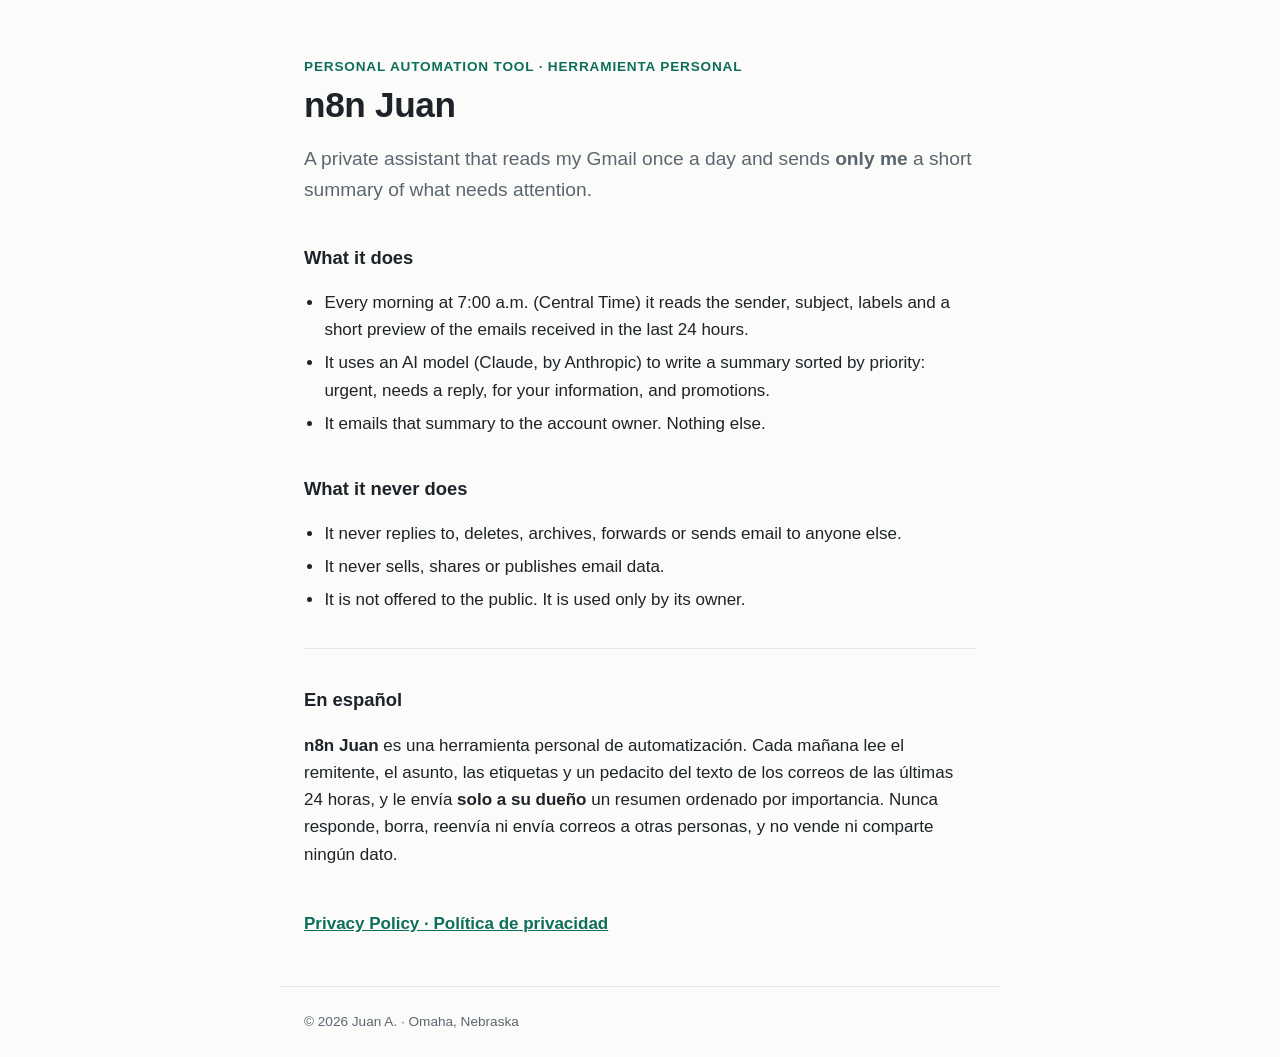
<file: index.html>
<!DOCTYPE html>
<html lang="es">
<head>
<meta charset="utf-8">
<meta name="viewport" content="width=device-width, initial-scale=1">
<title>n8n Juan – Asistente personal de correo</title>
<meta name="description" content="n8n Juan is a personal email automation tool that creates a private daily summary of the owner's Gmail inbox.">
<link rel="stylesheet" href="style.css">
</head>
<body>
<main>
  <header>
    <p class="tag">Personal automation tool · Herramienta personal</p>
    <h1>n8n Juan</h1>
    <p class="lead">A private assistant that reads my Gmail once a day and sends <strong>only me</strong> a short summary of what needs attention.</p>
  </header>

  <section>
    <h2>What it does</h2>
    <ul>
      <li>Every morning at 7:00 a.m. (Central Time) it reads the sender, subject, labels and a short preview of the emails received in the last 24 hours.</li>
      <li>It uses an AI model (Claude, by Anthropic) to write a summary sorted by priority: urgent, needs a reply, for your information, and promotions.</li>
      <li>It emails that summary to the account owner. Nothing else.</li>
    </ul>
    <h2>What it never does</h2>
    <ul>
      <li>It never replies to, deletes, archives, forwards or sends email to anyone else.</li>
      <li>It never sells, shares or publishes email data.</li>
      <li>It is not offered to the public. It is used only by its owner.</li>
    </ul>
  </section>

  <section lang="es">
    <h2>En español</h2>
    <p><strong>n8n Juan</strong> es una herramienta personal de automatización. Cada mañana lee el remitente, el asunto, las etiquetas y un pedacito del texto de los correos de las últimas 24 horas, y le envía <strong>solo a su dueño</strong> un resumen ordenado por importancia. Nunca responde, borra, reenvía ni envía correos a otras personas, y no vende ni comparte ningún dato.</p>
  </section>

  <p class="links"><a href="privacy.html">Privacy Policy · Política de privacidad</a></p>
</main>
<footer>© 2026 Juan A. · Omaha, Nebraska</footer>
</body>
</html>
</file>
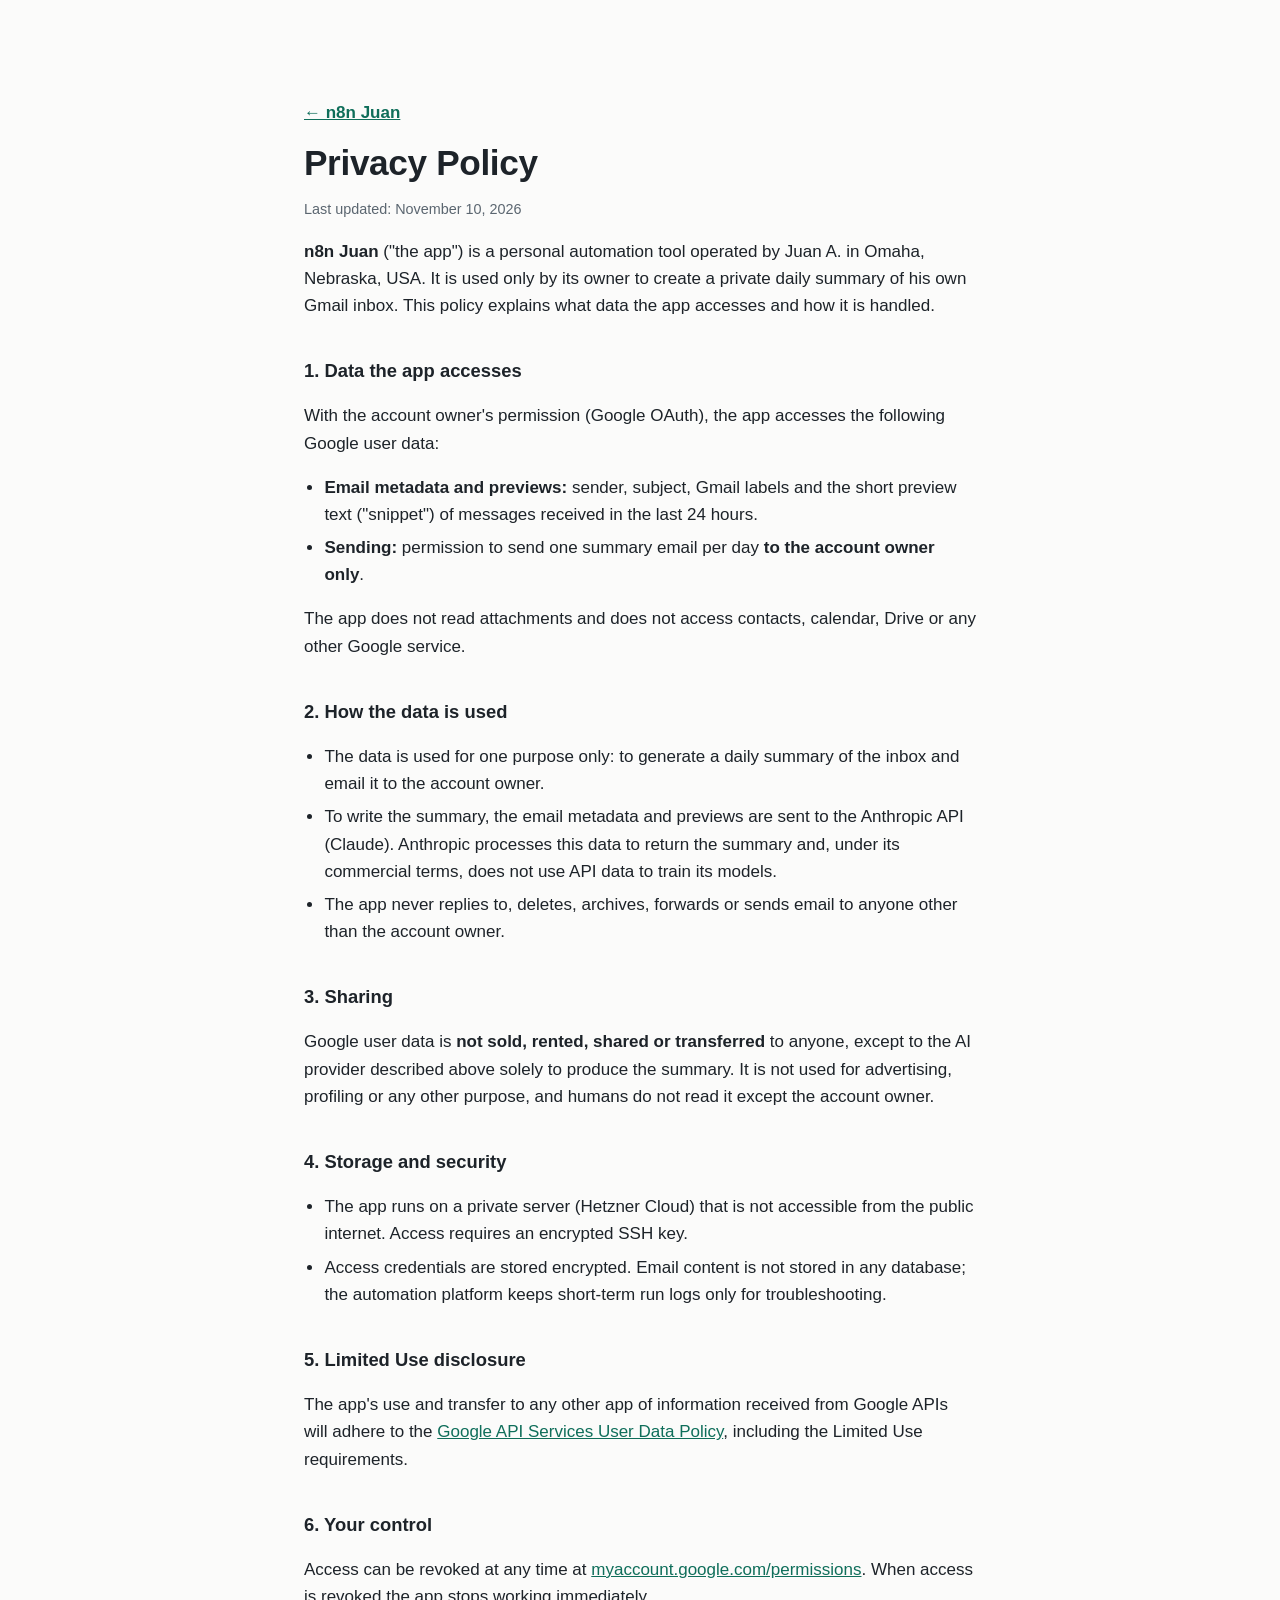
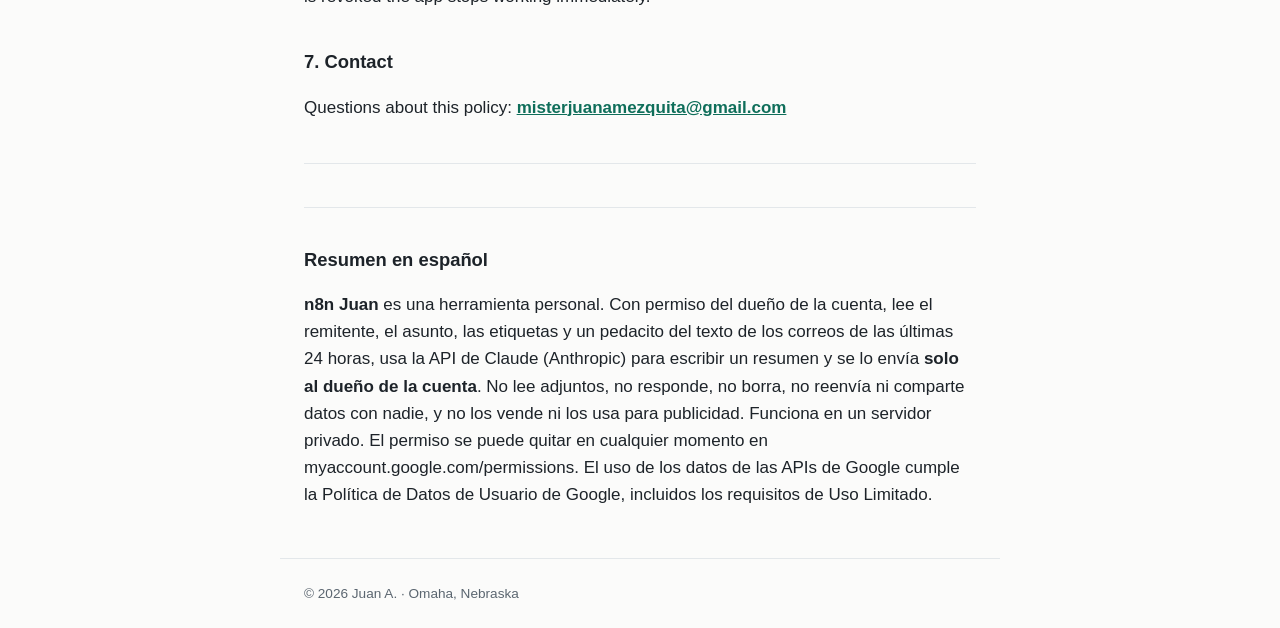
<file: privacy.html>
<!DOCTYPE html>
<html lang="en">
<head>
<meta charset="utf-8">
<meta name="viewport" content="width=device-width, initial-scale=1">
<title>Privacy Policy – n8n Juan</title>
<link rel="stylesheet" href="style.css">
</head>
<body>
<main>
  <p class="links"><a href="index.html">← n8n Juan</a></p>
  <h1>Privacy Policy</h1>
  <p class="muted">Last updated: November 10, 2026</p>

  <p><strong>n8n Juan</strong> ("the app") is a personal automation tool operated by Juan A. in Omaha, Nebraska, USA. It is used only by its owner to create a private daily summary of his own Gmail inbox. This policy explains what data the app accesses and how it is handled.</p>

  <h2>1. Data the app accesses</h2>
  <p>With the account owner's permission (Google OAuth), the app accesses the following Google user data:</p>
  <ul>
    <li><strong>Email metadata and previews:</strong> sender, subject, Gmail labels and the short preview text ("snippet") of messages received in the last 24 hours.</li>
    <li><strong>Sending:</strong> permission to send one summary email per day <strong>to the account owner only</strong>.</li>
  </ul>
  <p>The app does not read attachments and does not access contacts, calendar, Drive or any other Google service.</p>

  <h2>2. How the data is used</h2>
  <ul>
    <li>The data is used for one purpose only: to generate a daily summary of the inbox and email it to the account owner.</li>
    <li>To write the summary, the email metadata and previews are sent to the Anthropic API (Claude). Anthropic processes this data to return the summary and, under its commercial terms, does not use API data to train its models.</li>
    <li>The app never replies to, deletes, archives, forwards or sends email to anyone other than the account owner.</li>
  </ul>

  <h2>3. Sharing</h2>
  <p>Google user data is <strong>not sold, rented, shared or transferred</strong> to anyone, except to the AI provider described above solely to produce the summary. It is not used for advertising, profiling or any other purpose, and humans do not read it except the account owner.</p>

  <h2>4. Storage and security</h2>
  <ul>
    <li>The app runs on a private server (Hetzner Cloud) that is not accessible from the public internet. Access requires an encrypted SSH key.</li>
    <li>Access credentials are stored encrypted. Email content is not stored in any database; the automation platform keeps short-term run logs only for troubleshooting.</li>
  </ul>

  <h2>5. Limited Use disclosure</h2>
  <p>The app's use and transfer to any other app of information received from Google APIs will adhere to the <a href="https://developers.google.com/terms/api-services-user-data-policy">Google API Services User Data Policy</a>, including the Limited Use requirements.</p>

  <h2>6. Your control</h2>
  <p>Access can be revoked at any time at <a href="https://myaccount.google.com/permissions">myaccount.google.com/permissions</a>. When access is revoked the app stops working immediately.</p>

  <h2>7. Contact</h2>
  <p>Questions about this policy: <strong><a href="mailto:misterjuanamezquita@gmail.com">misterjuanamezquita@gmail.com</a></strong></p>

  <hr>
  <section lang="es">
    <h2>Resumen en español</h2>
    <p><strong>n8n Juan</strong> es una herramienta personal. Con permiso del dueño de la cuenta, lee el remitente, el asunto, las etiquetas y un pedacito del texto de los correos de las últimas 24 horas, usa la API de Claude (Anthropic) para escribir un resumen y se lo envía <strong>solo al dueño de la cuenta</strong>. No lee adjuntos, no responde, no borra, no reenvía ni comparte datos con nadie, y no los vende ni los usa para publicidad. Funciona en un servidor privado. El permiso se puede quitar en cualquier momento en myaccount.google.com/permissions. El uso de los datos de las APIs de Google cumple la Política de Datos de Usuario de Google, incluidos los requisitos de Uso Limitado.</p>
  </section>
</main>
<footer>© 2026 Juan A. · Omaha, Nebraska</footer>
</body>
</html>
</file>
<file: style.css>
:root { --ink:#1d2329; --muted:#5b6670; --line:#e3e7ea; --accent:#0f6e5a; --bg:#fbfbfa; }
* { box-sizing:border-box; }
body { margin:0; background:var(--bg); color:var(--ink);
  font:17px/1.6 -apple-system, "Segoe UI", Roboto, Helvetica, Arial, sans-serif; }
main { max-width:720px; margin:0 auto; padding:56px 24px 32px; }
h1 { font-size:2.2rem; line-height:1.15; margin:.2em 0 .4em; letter-spacing:-.01em; }
h2 { font-size:1.15rem; margin:2em 0 .5em; }
.tag { color:var(--accent); font-size:.85rem; font-weight:600; text-transform:uppercase; letter-spacing:.06em; margin:0; }
.lead { font-size:1.2rem; color:var(--muted); }
.muted { color:var(--muted); font-size:.9rem; }
ul { padding-left:1.2em; } li { margin:.35em 0; }
a { color:var(--accent); }
.links { margin-top:2.5em; font-weight:600; }
hr { border:0; border-top:1px solid var(--line); margin:2.5em 0; }
section[lang="es"] { border-top:1px solid var(--line); margin-top:2em; }
footer { max-width:720px; margin:0 auto; padding:24px; color:var(--muted); font-size:.85rem; border-top:1px solid var(--line); }
</file>
